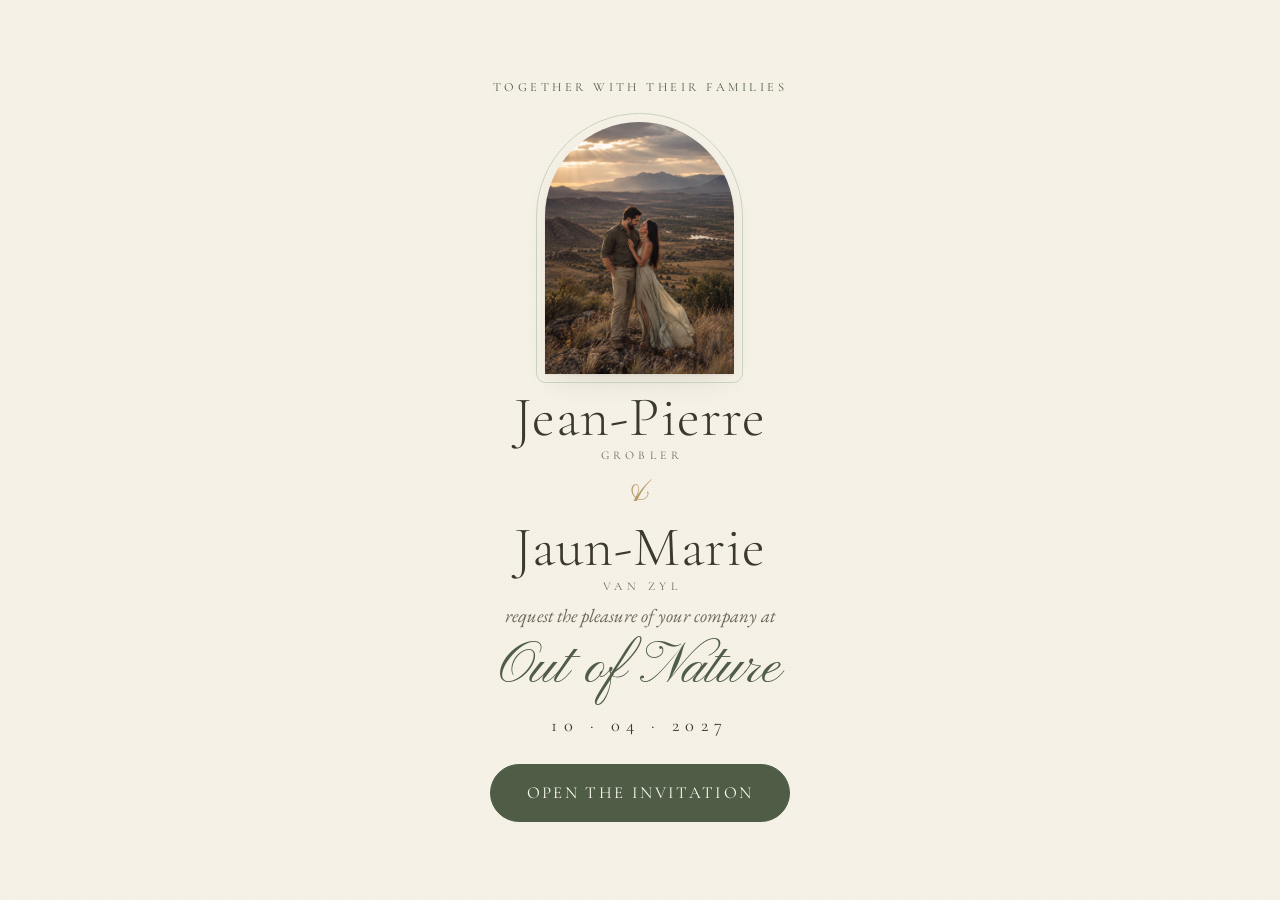
<file: index.html>
<!doctype html>
<html lang="en">
<head>
  <meta charset="utf-8">
  <meta name="viewport" content="width=device-width, initial-scale=1">
  <meta name="robots" content="noindex, nofollow">
  <title>Jean-Pierre &amp; Jaun-Marie · Out of Nature</title>
  <meta name="description" content="Jean-Pierre &amp; Jaun-Marie invite you to celebrate at Out of Nature — 10 April 2027.">
  <meta property="og:title" content="Jean-Pierre &amp; Jaun-Marie — you're invited">
  <meta property="og:description" content="10 April 2027 · 16:00 · Something lovely is happening. Open with care.">
  <meta name="theme-color" content="#f6f1e7">
  <link rel="icon" href="data:image/svg+xml,<svg xmlns='http://www.w3.org/2000/svg' viewBox='0 0 100 100'><text y='.9em' font-size='90'>🌿</text></svg>">
  <link rel="preconnect" href="https://fonts.googleapis.com">
  <link rel="preconnect" href="https://fonts.gstatic.com" crossorigin>
  <link href="https://fonts.googleapis.com/css2?family=Cormorant+Garamond:ital,wght@0,300;0,400;0,500;1,300;1,400&family=EB+Garamond:ital,wght@0,400;0,500;1,400&family=Pinyon+Script&display=swap" rel="stylesheet">
  <link rel="stylesheet" href="css/style.css">
</head>
<body>
  <canvas id="confetti" aria-hidden="true"></canvas>

  <!-- ============ ONE · ARRIVAL ============ -->
  <section id="arrival" class="screen screen--active" aria-label="Welcome">
    <div class="arrival">
      <p class="eyebrow fade" style="--d:0.2s">Together with their families</p>
      <figure class="arch fade" style="--d:0.5s">
        <img id="couplePhoto" alt="The happy couple" src="images/couple-placeholder.svg">
      </figure>
      <h1 class="names names--stack fade" style="--d:0.9s">
        <span class="who"><span data-name="0"></span><small data-surname="0"></small></span>
        <span class="amp">&amp;</span>
        <span class="who"><span data-name="1"></span><small data-surname="1"></small></span>
      </h1>
      <p class="arrival__line fade" style="--d:1.2s">request the pleasure of your company at</p>
      <p class="script fade" style="--d:1.4s" data-fill="venueNickname"></p>
      <p class="date fade" style="--d:1.7s" data-fill="dateShort"></p>
      <button class="btn btn--primary fade" style="--d:2.1s" id="beginBtn">Open the invitation</button>
      <button class="link-btn fade" style="--d:2.4s" id="skipBtn" hidden>Been here before? Skip to the details</button>
    </div>
  </section>

  <!-- ============ TWO · THE GATE ============ -->
  <section id="gate" class="screen" aria-label="A small question">
    <div class="card card--narrow gate">
      <p class="eyebrow">A small formality</p>
      <h2 class="h2" data-fill="gate.question"></h2>
      <div class="gate__arena" id="gateArena">
        <button class="btn btn--primary" id="yesBtn"></button>
        <button class="btn btn--ghost" id="noBtn"></button>
      </div>
      <p class="gate__whisper" id="gateWhisper" aria-live="polite"></p>
    </div>
  </section>

  <!-- ============ THREE · THE QUIZ ============ -->
  <section id="quiz" class="screen" aria-label="A little quiz">
    <div class="quiz">
      <p class="eyebrow">How well do you know them?</p>
      <div class="quiz__progress" aria-hidden="true"><span id="quizBar"></span></div>
      <div id="quizStage" class="quiz__stage" aria-live="polite"></div>
    </div>
  </section>

  <!-- ============ FOUR–SIX · THE REAL STUFF ============ -->
  <div id="main" class="screen screen--scroll" aria-label="Wedding details">
    <nav class="topnav" aria-label="Sections">
      <a href="#details">The Day</a>
      <a href="#rsvp">RSVP</a>
      <a href="scrapbook.html">Scrapbook</a>
    </nav>

    <header class="hero reveal">
      <p class="eyebrow">Welcome in</p>
      <h2 class="names names--small"><span data-name="0"></span> <span class="amp">&amp;</span> <span data-name="1"></span></h2>
      <p class="script" data-fill="venueNickname"></p>
      <div class="countdown" id="countdown" aria-label="Countdown to the wedding"></div>
      <a class="btn btn--primary hero__rsvp" href="#rsvp">RSVP by <span data-fill="rsvpBy"></span></a>
    </header>

    <!-- FOUR · DETAILS -->
    <section id="details" class="block">
      <div class="block__head reveal">
        <p class="eyebrow">The details</p>
        <h2 class="h2">The real stuff</h2>
        <p class="lede">Here's everything you actually need to know. Screenshot it — signal at the venue is between you and the Lord.</p>
      </div>

      <div class="grid3">
        <article class="tile reveal">
          <span class="tile__icon" aria-hidden="true">❦</span>
          <h3>When</h3>
          <p data-fill="dateLong"></p>
          <p class="big" data-fill="time"></p>
          <p class="small">Please arrive by <strong data-fill="arriveBy"></strong>. “Namibian time” is not an accepted excuse on this particular day.</p>
          <p class="small cal">Add to calendar: <a class="link" id="gcalLink" target="_blank" rel="noopener">Google</a> · <a class="link" id="icsLink" download="jean-pierre-and-jaun-marie.ics">iPhone / Outlook</a></p>
        </article>
        <article class="tile reveal">
          <span class="tile__icon" aria-hidden="true">✿</span>
          <h3>Where</h3>
          <p class="tile__venue" data-fill="venue.name"></p>
          <p class="small" data-fill="venue.address"></p>
          <a class="link" id="mapsLink" target="_blank" rel="noopener">Open in Google Maps →</a>
        </article>
        <article class="tile reveal">
          <span class="tile__icon" aria-hidden="true">❧</span>
          <h3>Wear</h3>
          <p class="tile__venue" data-fill="dressCode.title"></p>
          <ul class="small list" id="dressList"></ul>
        </article>
      </div>

      <div class="venue reveal">
        <div class="venue__text">
          <h3 class="h3">About <span data-fill="venueNickname"></span></h3>
          <p data-fill="venue.blurb"></p>
          <h3 class="h3">Getting there</h3>
          <ol class="steps" id="directionsList"></ol>
        </div>
        <div class="venue__map">
          <iframe id="mapFrame" title="Map to the venue" loading="lazy" referrerpolicy="no-referrer-when-downgrade"></iframe>
        </div>
      </div>

      <div class="gallery" id="venueGallery" hidden aria-label="Photos of the venue"></div>
      <p class="gallery__caption" id="venueGalleryCaption"></p>
    </section>

    <!-- FIVE · RSVP -->
    <section id="rsvp" class="block block--tinted">
      <div class="block__head reveal">
        <p class="eyebrow">Kindly reply by <span data-fill="rsvpBy"></span></p>
        <h2 class="h2">Will we see you there?</h2>
        <p class="lede">The caterers need numbers, and the couple needs to know who to be offended by.</p>
      </div>

      <form id="rsvpForm" class="form card reveal" novalidate>
        <label class="field">
          <span>Your name (or names, if you're replying as a team)</span>
          <input name="name" required maxlength="120" autocomplete="name" placeholder="e.g. Tannie Marietjie &amp; Oom Kobus">
        </label>

        <fieldset class="field">
          <legend>Are you coming?</legend>
          <div class="choice-row">
            <label class="choice"><input type="radio" name="attending" value="yes" required><span>Joyfully, yes</span></label>
            <label class="choice"><input type="radio" name="attending" value="no"><span>Sadly, no <em>(we'll discuss this later)</em></span></label>
          </div>
        </fieldset>

        <div class="if-attending" id="ifAttending" hidden>
          <label class="field">
            <span>How many people are you bringing <em>besides yourself</em>?<br><small>Real humans only. Imaginary friends and dogs dine elsewhere.</small></span>
            <select name="plusOnes" id="plusOnes"></select>
          </label>

          <fieldset class="field">
            <legend>Any dietary needs?</legend>
            <div class="checks" id="dietChecks"></div>
            <label class="field field--inline">
              <span>Anything else the kitchen should know?</span>
              <input name="dietOther" maxlength="200" placeholder="Allergies, intolerances, strong opinions about pineapple…">
            </label>
          </fieldset>
        </div>

        <label class="field">
          <span>A note for the couple <small>(optional, but they'll read it on the honeymoon)</small></span>
          <textarea name="note" rows="4" maxlength="1000" placeholder="Advice, blessings, embarrassing stories…"></textarea>
        </label>

        <!-- spam trap: real people never see or fill this -->
        <input class="hp" name="website" tabindex="-1" autocomplete="off" aria-hidden="true">

        <p class="form__error" id="rsvpError" role="alert"></p>
        <button class="btn btn--primary" type="submit" id="rsvpSubmit">Send my RSVP</button>
      </form>

      <div class="card thanks reveal" id="rsvpThanks" hidden>
        <p class="script">Dankie!</p>
        <figure class="snap thanks__photo" id="declinePhoto" hidden><img alt=""><figcaption></figcaption></figure>
        <p id="rsvpThanksText" class="lede"></p>
        <button class="link-btn" id="rsvpAgain">Need to change something? Send another reply</button>
      </div>
    </section>

    <!-- GOOD TO KNOW · order of the day, staying over, gifts -->
    <section id="good-to-know" class="block">
      <div class="block__head reveal">
        <p class="eyebrow">Good to know</p>
        <h2 class="h2">The finer print</h2>
      </div>
      <div class="extras extras--top">
        <article class="card extras__day reveal">
          <h3 class="h3">How the day unfolds</h3>
          <ol class="timeline" id="timeline"></ol>
          <p class="small muted">A rough guide — the bride runs a tight ship, the groom less so.</p>
        </article>
        <div class="extras__side">
          <article class="card reveal">
            <h3 class="h3">Staying over</h3>
            <p data-fill="stay.text"></p>
            <p class="small" data-fill="stay.howToBook"></p>
            <ul class="contact" id="stayContact"></ul>
          </article>
          <article class="card reveal">
            <h3 class="h3">Gifts</h3>
            <p data-fill="gifts.text"></p>
            <p class="small muted"><em data-fill="gifts.small"></em></p>
          </article>
        </div>
      </div>
    </section>

    <!-- SIX · SCRAPBOOK (teaser — the full scrapbook lives on scrapbook.html) -->
    <section id="scrapbook" class="block teaser">
      <div class="teaser__pics reveal" id="teaserPics" aria-hidden="true"></div>
      <div class="block__head reveal">
        <p class="eyebrow">The scrapbook</p>
        <h2 class="h2">Leave your mark</h2>
        <p class="lede">Pin a cheeky photo to the wall or record a 15-second video message, sealed until the honeymoon. There's also a field guide for spotting the couple in the wild.</p>
        <a class="btn btn--primary teaser__btn" href="scrapbook.html">Open the scrapbook</a>
      </div>
    </section>

    <footer class="footer">
      <p class="script" data-fill="venueNickname"></p>
      <p class="small muted">Made with love, a little mischief, and zero help from the couple.</p>
    </footer>
  </div>

  <div class="lightbox" id="lightbox" hidden>
    <button class="lightbox__close" aria-label="Close">×</button>
    <figure><img alt=""><figcaption></figcaption></figure>
  </div>

  <script src="js/config.js"></script>
  <script src="js/confetti.js"></script>
  <script src="js/backend.js"></script>
  <script src="js/common.js"></script>
  <script src="js/app.js"></script>
</body>
</html>
</file>
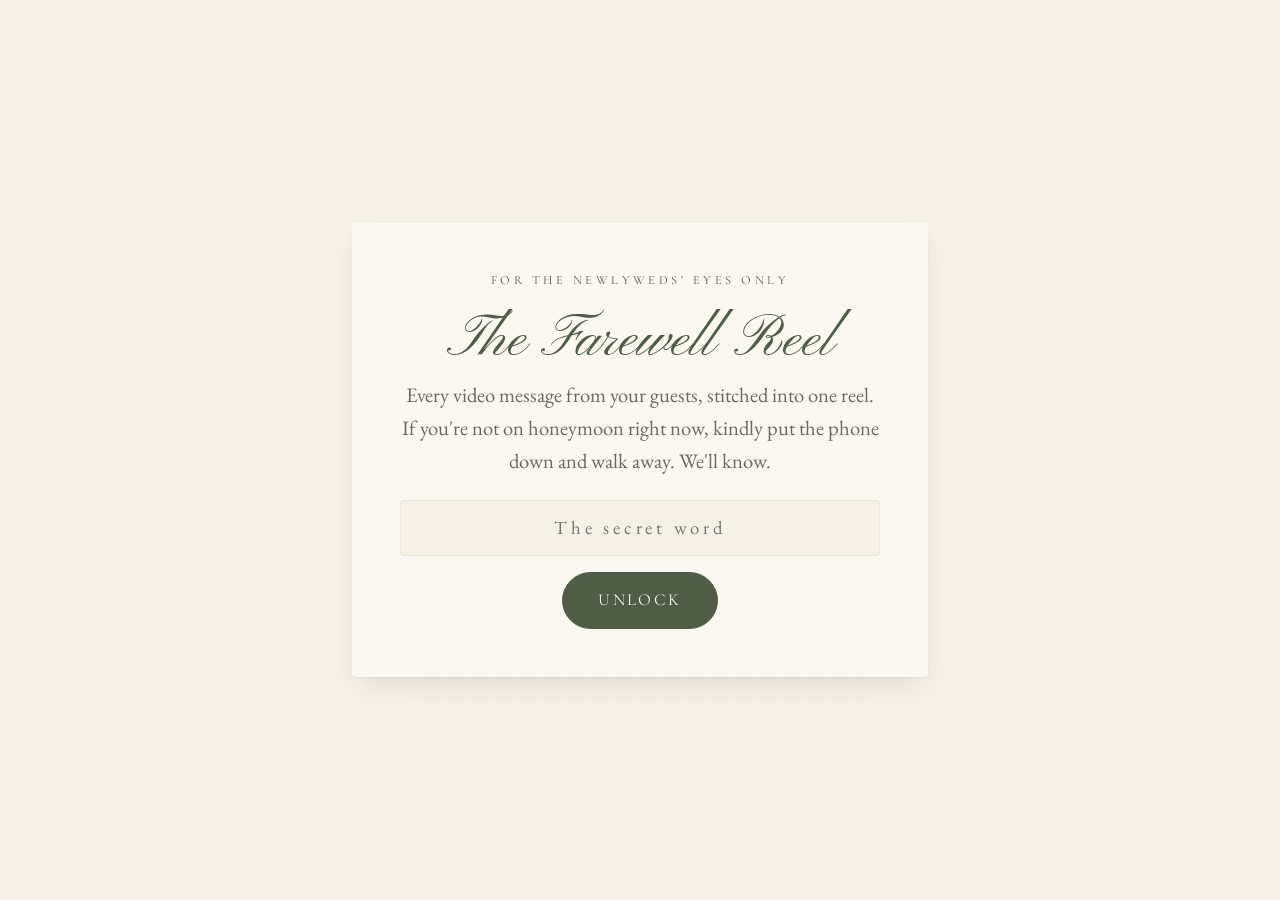
<file: montage.html>
<!doctype html>
<html lang="en">
<head>
  <meta charset="utf-8">
  <meta name="viewport" content="width=device-width, initial-scale=1">
  <meta name="robots" content="noindex, nofollow">
  <title>The Farewell Reel</title>
  <meta name="theme-color" content="#f6f1e7">
  <link rel="icon" href="data:image/svg+xml,<svg xmlns='http://www.w3.org/2000/svg' viewBox='0 0 100 100'><text y='.9em' font-size='90'>🎞</text></svg>">
  <link rel="preconnect" href="https://fonts.googleapis.com">
  <link rel="preconnect" href="https://fonts.gstatic.com" crossorigin>
  <link href="https://fonts.googleapis.com/css2?family=Cormorant+Garamond:ital,wght@0,300;0,400;0,500;1,300;1,400&family=EB+Garamond:ital,wght@0,400;0,500;1,400&family=Pinyon+Script&display=swap" rel="stylesheet">
  <link rel="stylesheet" href="css/style.css">
  <style>
    .reel { width: 100%; max-width: 64rem; text-align: center; }
    .reel canvas { width: 100%; aspect-ratio: 16 / 9; background: var(--paper); box-shadow: var(--shadow); border-radius: var(--radius); display: block; }
    .reel__controls { display: flex; gap: .8rem; justify-content: center; flex-wrap: wrap; margin: 1.6rem 0 .6rem; }
    .reel__status { min-height: 1.6em; font-style: italic; color: var(--ink-soft); }
    .reel__list { list-style: none; padding: 0; margin: 2.5rem auto 0; max-width: 34rem; text-align: left; }
    .reel__list li { display: flex; justify-content: space-between; gap: 1rem; padding: .7rem 0; border-bottom: 1px solid var(--linen); }
    .reel__list button { background: none; border: 0; color: var(--sage-deep); cursor: pointer; font-style: italic; white-space: nowrap; }
    .lock input { text-align: center; letter-spacing: .2em; margin: 1.4rem 0 1rem; }
    .stage-wrap:fullscreen { background: #000; display: grid; place-items: center; }
    .stage-wrap:fullscreen canvas { max-height: 100vh; width: auto; max-width: 100vw; box-shadow: none; border-radius: 0; }
  </style>
</head>
<body>
  <canvas id="confetti" aria-hidden="true"></canvas>

  <section class="screen screen--active" id="lockScreen">
    <form class="card card--narrow lock" id="lockForm">
      <p class="eyebrow">For the newlyweds' eyes only</p>
      <p class="script">The Farewell Reel</p>
      <p class="lede">Every video message from your guests, stitched into one reel. If you're not on honeymoon right now, kindly put the phone down and walk away. We'll know.</p>
      <input type="password" id="pw" autocomplete="off" placeholder="The secret word" aria-label="Password" required>
      <p class="form__error" id="lockError" role="alert"></p>
      <button class="btn btn--primary" id="unlockBtn">Unlock</button>
    </form>
  </section>

  <section class="screen" id="reelScreen">
    <div class="reel">
      <p class="eyebrow">With love from everyone at <span data-fill="venueNickname"></span></p>
      <h1 class="names names--small"><span data-name="0"></span> <span class="amp">&amp;</span> <span data-name="1"></span></h1>
      <div class="stage-wrap" id="stageWrap"><canvas id="stage" width="1280" height="720"></canvas></div>
      <div class="reel__controls">
        <button class="btn btn--primary" id="playBtn">Play the reel</button>
        <button class="btn btn--ghost" id="fullBtn">Full screen</button>
        <button class="btn btn--ghost" id="saveBtn">Save as a video file</button>
      </div>
      <p class="reel__status" id="status" aria-live="polite"></p>
      <ol class="reel__list" id="clipList"></ol>
    </div>
  </section>

  <script src="js/config.js"></script>
  <script src="js/confetti.js"></script>
  <script src="js/backend.js"></script>
  <script src="js/montage.js"></script>
</body>
</html>
</file>
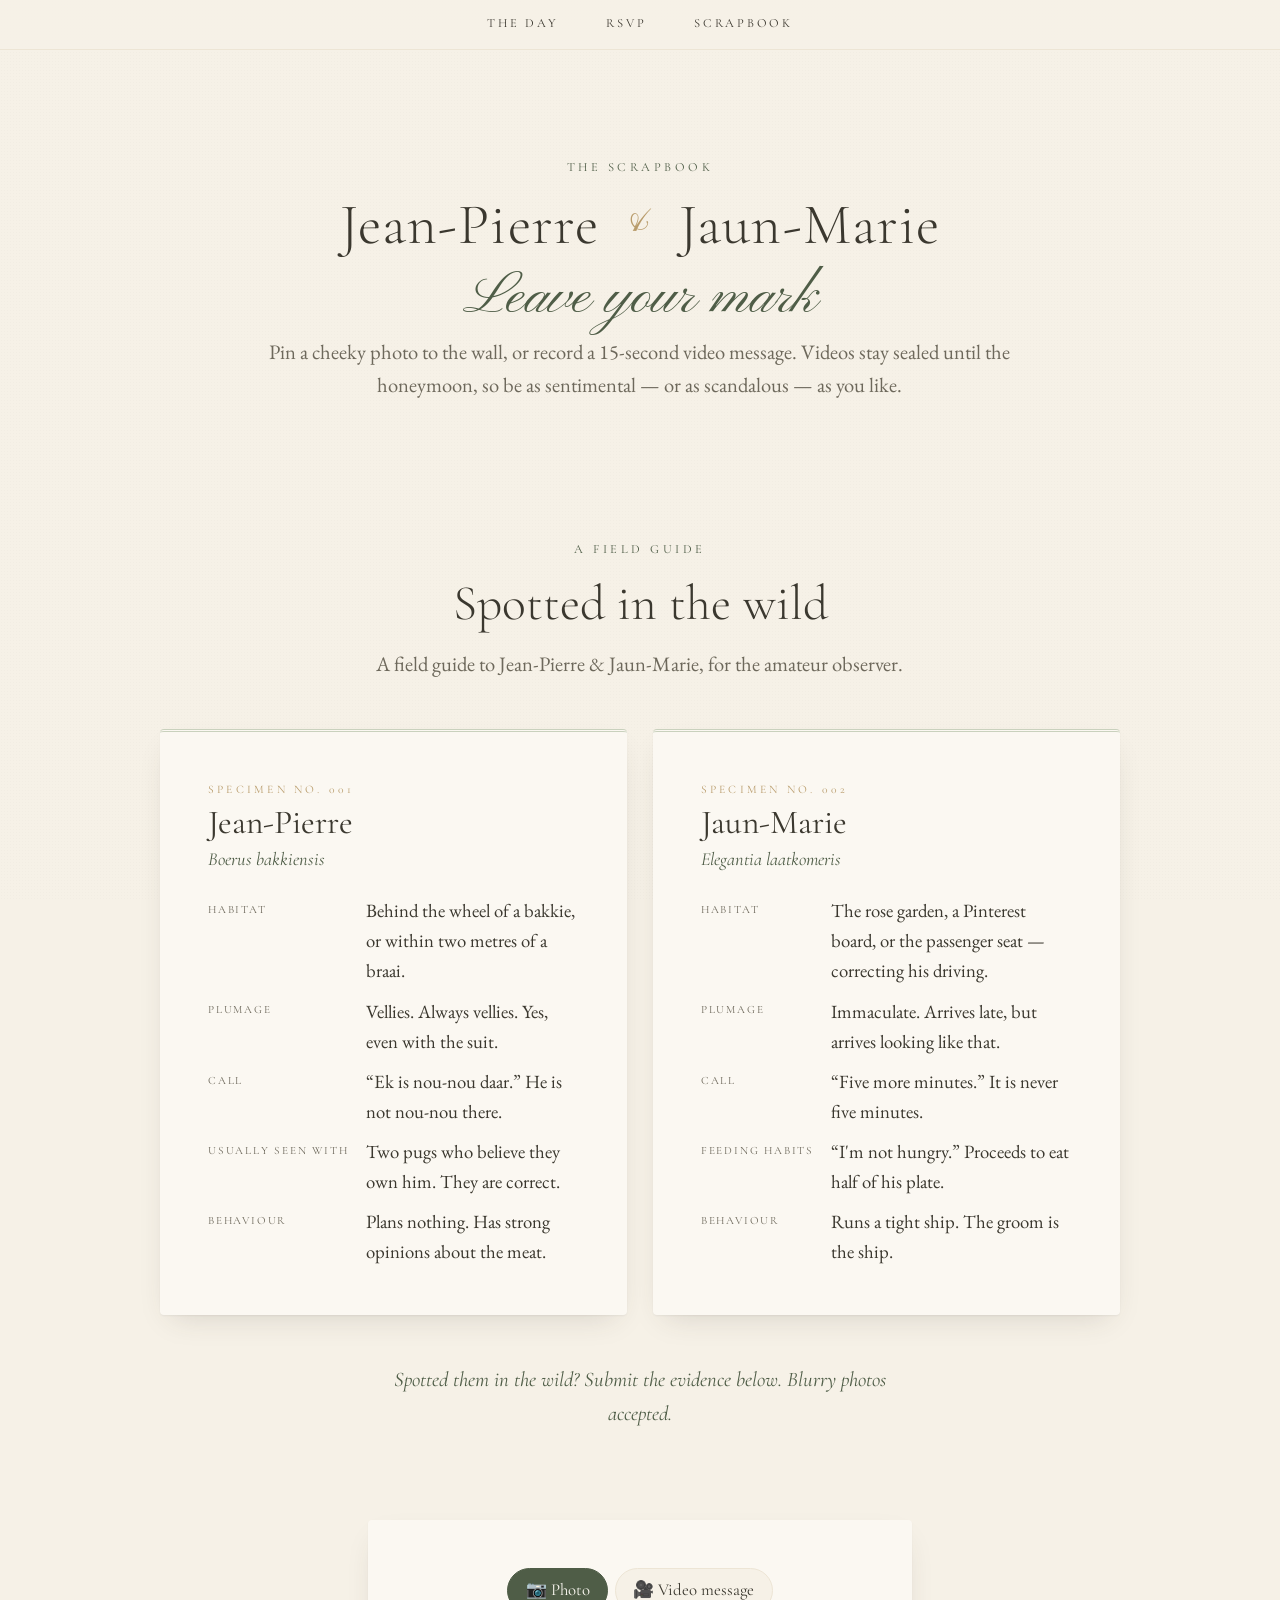
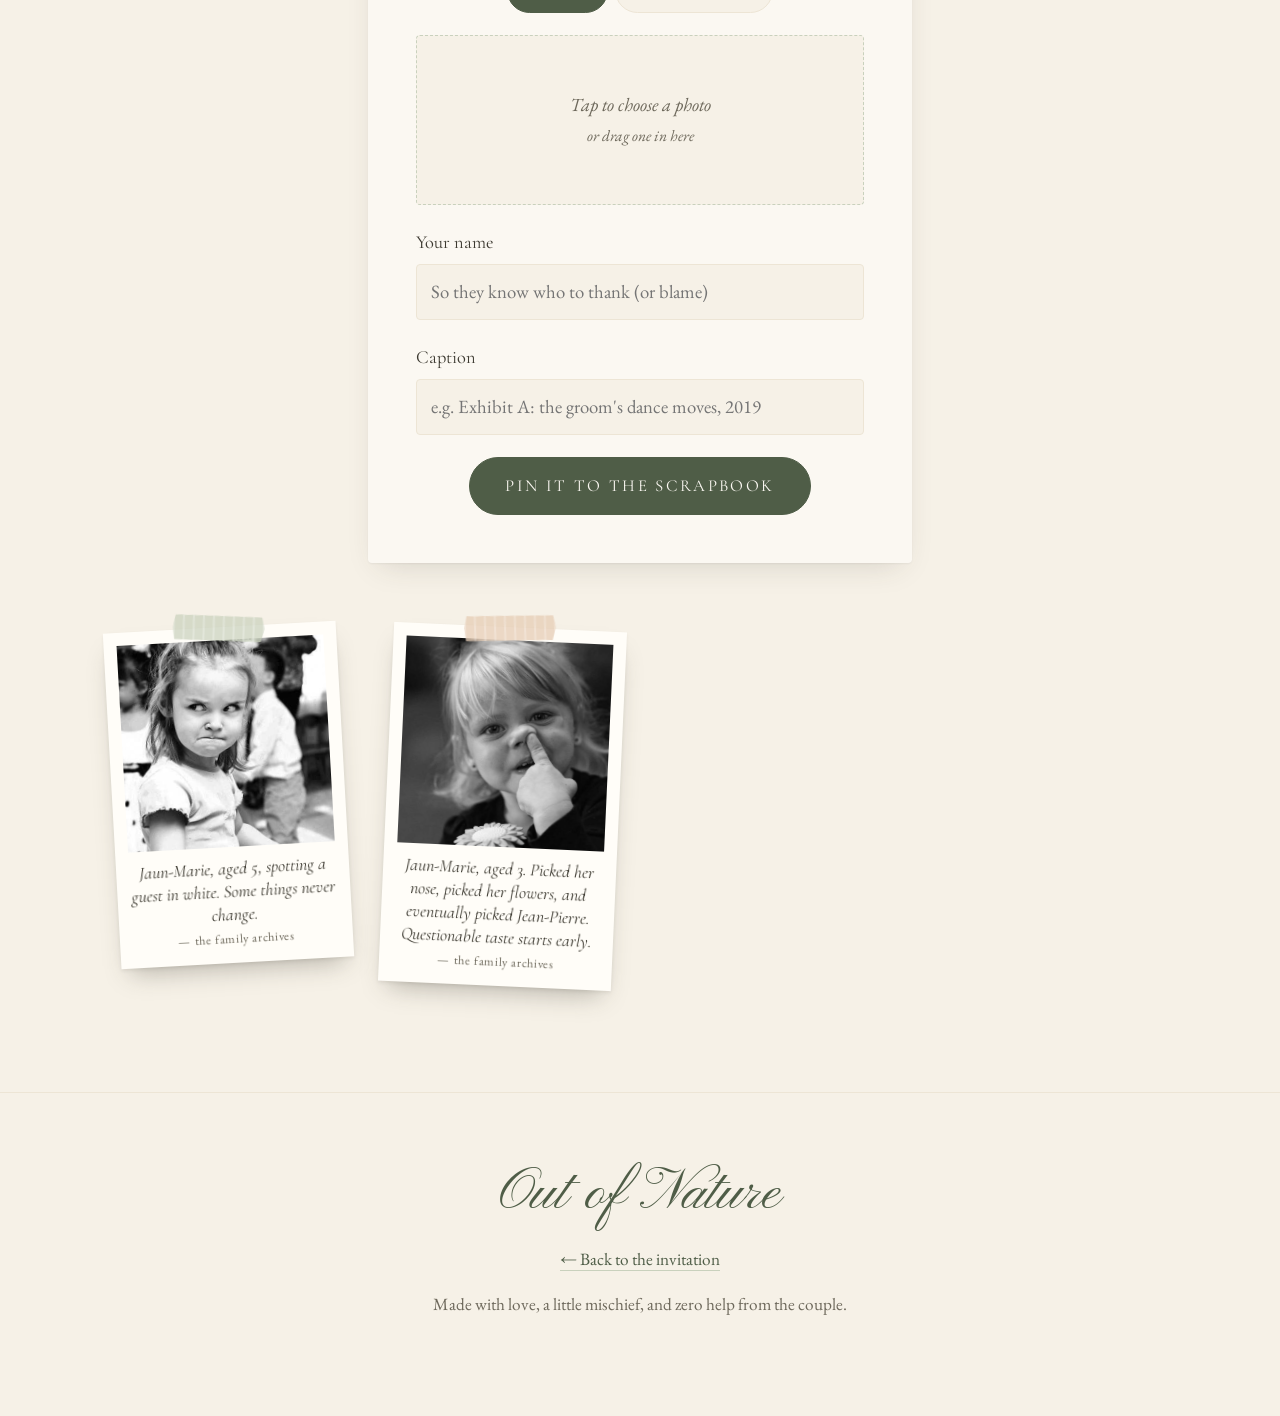
<file: scrapbook.html>
<!doctype html>
<html lang="en">
<head>
  <meta charset="utf-8">
  <meta name="viewport" content="width=device-width, initial-scale=1">
  <meta name="robots" content="noindex, nofollow">
  <title>The Scrapbook · Jean-Pierre &amp; Jaun-Marie</title>
  <meta name="description" content="Pin a cheeky photo or leave a 15-second video message for Jean-Pierre &amp; Jaun-Marie.">
  <meta property="og:title" content="The Scrapbook · Jean-Pierre &amp; Jaun-Marie">
  <meta property="og:description" content="Spotted them in the wild? Submit the evidence.">
  <meta name="theme-color" content="#f6f1e7">
  <link rel="icon" href="data:image/svg+xml,<svg xmlns='http://www.w3.org/2000/svg' viewBox='0 0 100 100'><text y='.9em' font-size='90'>📷</text></svg>">
  <link rel="preconnect" href="https://fonts.googleapis.com">
  <link rel="preconnect" href="https://fonts.gstatic.com" crossorigin>
  <link href="https://fonts.googleapis.com/css2?family=Cormorant+Garamond:ital,wght@0,300;0,400;0,500;1,300;1,400&family=EB+Garamond:ital,wght@0,400;0,500;1,400&family=Pinyon+Script&display=swap" rel="stylesheet">
  <link rel="stylesheet" href="css/style.css">
</head>
<body>
  <canvas id="confetti" aria-hidden="true"></canvas>

  <div class="screen screen--scroll screen--active">
    <nav class="topnav" aria-label="Sections">
      <a href="index.html#details">The Day</a>
      <a href="index.html#rsvp">RSVP</a>
      <a href="#pin">Scrapbook</a>
    </nav>

    <header class="hero">
      <p class="eyebrow fade" style="--d:.1s">The scrapbook</p>
      <h1 class="names names--small fade" style="--d:.3s"><span data-name="0"></span> <span class="amp">&amp;</span> <span data-name="1"></span></h1>
      <p class="script fade" style="--d:.6s">Leave your mark</p>
      <p class="lede fade" style="--d:.9s">Pin a cheeky photo to the wall, or record a 15-second video message. Videos stay sealed until the honeymoon, so be as sentimental — or as scandalous — as you like.</p>
    </header>

    <!-- SPOTTED IN THE WILD -->
    <section class="block" id="spotted">
      <div class="block__head reveal">
        <p class="eyebrow">A field guide</p>
        <h2 class="h2" data-fill="fieldGuide.title"></h2>
        <p class="lede" data-fill="fieldGuide.intro"></p>
      </div>
      <div class="field-guide" id="fieldGuide"></div>
      <p class="field-guide__outro reveal" data-fill="fieldGuide.outro"></p>
    </section>

    <!-- UPLOAD + WALL -->
    <section class="block block--wall" id="pin">
      <form id="uploadForm" class="form card upload reveal" novalidate>
        <div class="tabs" role="tablist">
          <button type="button" role="tab" class="tab tab--on" data-kind="photo" aria-selected="true">📷 Photo</button>
          <button type="button" role="tab" class="tab" data-kind="video" aria-selected="false">🎥 Video message</button>
        </div>

        <label class="drop" id="drop">
          <input type="file" id="fileInput" accept="image/*">
          <span class="drop__text" id="dropText">Tap to choose a photo<br><small>or drag one in here</small></span>
          <span class="drop__preview" id="dropPreview"></span>
        </label>

        <label class="field">
          <span>Your name</span>
          <input name="guestName" required maxlength="80" placeholder="So they know who to thank (or blame)">
        </label>
        <label class="field">
          <span>Caption</span>
          <input name="caption" maxlength="200" placeholder="e.g. Exhibit A: the groom's dance moves, 2019">
        </label>

        <div class="progress" id="uploadProgress" hidden><span></span></div>
        <p class="form__error" id="uploadError" role="alert"></p>
        <p class="form__ok" id="uploadOk" aria-live="polite"></p>
        <button class="btn btn--primary" type="submit" id="uploadSubmit">Pin it to the scrapbook</button>
      </form>

      <p class="sealed" id="sealedCount"></p>
      <div class="wall" id="wall" aria-live="polite"></div>
      <p class="muted small center" id="wallEmpty">The wall is empty. Somebody has to go first — might as well be you.</p>
      <p class="muted small center live-note">New photos appear here by themselves — no need to refresh.</p>
    </section>

    <footer class="footer">
      <p class="script" data-fill="venueNickname"></p>
      <p class="small"><a class="link" href="index.html#details">← Back to the invitation</a></p>
      <p class="small muted">Made with love, a little mischief, and zero help from the couple.</p>
    </footer>
  </div>

  <div class="lightbox" id="lightbox" hidden>
    <button class="lightbox__close" aria-label="Close">×</button>
    <figure><img alt=""><figcaption></figcaption></figure>
  </div>

  <script src="js/config.js"></script>
  <script src="js/confetti.js"></script>
  <script src="js/backend.js"></script>
  <script src="js/common.js"></script>
  <script src="js/scrapbook.js"></script>
</body>
</html>
</file>
<file: css/style.css>
/* =====================================================================
   Out of Nature — warm, earthy, refined.
   Colours live at the top so they're easy to tweak.
   ===================================================================== */
:root {
  --cream: #f6f1e7;
  --paper: #fbf8f2;
  --linen: #ede5d5;
  --sage: #8a9a7b;
  --sage-soft: #c9d1bd;
  --sage-deep: #4f5d47;
  --clay: #b8754f;
  --gold: #b89b6a;
  --ink: #3b382f;
  --ink-soft: #6d685b;
  --shadow: 0 1px 2px rgba(59, 56, 47, .06), 0 12px 30px -12px rgba(59, 56, 47, .18);

  --display: "Cormorant Garamond", "Times New Roman", serif;
  --body: "EB Garamond", Georgia, serif;
  --script: "Pinyon Script", "Cormorant Garamond", cursive;

  --ease: cubic-bezier(.22, .61, .36, 1);
  --radius: 4px;
}

*, *::before, *::after { box-sizing: border-box; }
html { scroll-behavior: smooth; -webkit-text-size-adjust: 100%; }
body {
  margin: 0;
  background: var(--cream);
  color: var(--ink);
  font-family: var(--body);
  font-size: clamp(17px, 1.05rem + .15vw, 19px);
  line-height: 1.6;
  -webkit-font-smoothing: antialiased;
  overflow-x: hidden;
}
/* a whisper of paper grain */
body::before {
  content: ""; position: fixed; inset: 0; pointer-events: none; z-index: 0; opacity: .35;
  background-image: radial-gradient(rgba(79, 93, 71, .05) 1px, transparent 1px);
  background-size: 3px 3px;
}
img { max-width: 100%; display: block; }
button, input, select, textarea { font: inherit; color: inherit; }
[hidden] { display: none !important; }

/* ---------- type ---------- */
.eyebrow {
  font-family: var(--display); text-transform: uppercase; letter-spacing: .28em;
  font-size: .78rem; color: var(--sage-deep); margin: 0 0 1rem;
}
.h2 { font-family: var(--display); font-weight: 300; font-size: clamp(2rem, 1.4rem + 2.6vw, 3.1rem); line-height: 1.12; margin: 0 0 1rem; }
.h3 { font-family: var(--display); font-weight: 500; font-size: 1.5rem; margin: 2rem 0 .6rem; }
.lede { font-size: 1.1em; color: var(--ink-soft); max-width: 36em; margin: 0 auto; }
.script { font-family: var(--script); font-size: clamp(2.4rem, 1.8rem + 2.5vw, 3.6rem); color: var(--sage-deep); margin: .2rem 0; line-height: 1.2; }
.small { font-size: .92em; }
.muted { color: var(--ink-soft); }
.center { text-align: center; }
.big { font-family: var(--display); font-size: 2.6rem; font-weight: 300; margin: .2rem 0; letter-spacing: .04em; }
.names {
  font-family: var(--display); font-weight: 300; font-size: clamp(2.8rem, 2rem + 4vw, 4.8rem);
  line-height: 1; margin: 1.2rem 0 .6rem; letter-spacing: .02em;
}
.names .amp { font-family: var(--script); color: var(--gold); font-size: .8em; padding: 0 .15em; }
.names--small { font-size: clamp(2.2rem, 1.6rem + 3vw, 3.6rem); display: flex; flex-wrap: wrap; justify-content: center; column-gap: .25em; }
@media (max-width: 640px) { .names--small { flex-direction: column; align-items: center; row-gap: .05em; } .names--small .amp { line-height: .9; } }
/* opening screen: classic invitation stack — name, surname in small caps, ampersand, name… */
.names--stack { display: flex; flex-direction: column; align-items: center; gap: .15em; font-size: clamp(2.3rem, 1.6rem + 2.6vw, 3.5rem); margin: .9rem 0 .5rem; }
.names--stack .amp { padding: 0; line-height: .9; }
.who { display: flex; flex-direction: column; align-items: center; }
.who small {
  font-family: var(--display); font-size: .74rem; letter-spacing: .38em; text-transform: uppercase;
  color: var(--ink-soft); margin-top: .35rem; padding-left: .38em; font-weight: 400;
}
.date { font-family: var(--display); letter-spacing: .35em; font-size: 1.15rem; margin: .3rem 0 1.5rem; }
.link { color: var(--sage-deep); text-decoration: none; border-bottom: 1px solid var(--sage-soft); }
.link:hover { border-color: var(--sage-deep); }

/* ---------- buttons ---------- */
.btn {
  border: 1px solid var(--sage-deep); background: transparent; color: var(--sage-deep);
  padding: .85em 2.1em; border-radius: 999px; cursor: pointer;
  font-family: var(--display); font-size: 1.05rem; letter-spacing: .14em; text-transform: uppercase;
  transition: background .4s var(--ease), color .4s var(--ease), transform .4s var(--ease), box-shadow .4s var(--ease);
}
.btn--primary { background: var(--sage-deep); color: var(--paper); }
.btn--primary:hover { background: #3f4b39; transform: translateY(-1px); box-shadow: var(--shadow); }
.btn--ghost:hover { background: var(--linen); }
.btn:disabled { opacity: .55; cursor: progress; }
.btn:focus-visible, .link-btn:focus-visible, .tab:focus-visible { outline: 2px solid var(--gold); outline-offset: 3px; }
.link-btn {
  background: none; border: 0; cursor: pointer; color: var(--ink-soft);
  font-style: italic; margin-top: 1.2rem; border-bottom: 1px solid transparent; padding: 0;
}
.link-btn:hover { color: var(--sage-deep); border-color: var(--sage-soft); }

/* ---------- screens & transitions ---------- */
.screen {
  position: relative; z-index: 1; display: none; min-height: 100vh; min-height: 100svh;
  padding: 2rem 16px; align-items: center; justify-content: center;
}
.screen--active { display: flex; animation: screenIn 1s var(--ease) both; }
.screen--scroll.screen--active { display: block; padding: 0; }
.screen--leaving { display: flex; animation: screenOut .7s var(--ease) both; }
@keyframes screenIn { from { opacity: 0; transform: translateY(14px); } to { opacity: 1; transform: none; } }
@keyframes screenOut { to { opacity: 0; transform: translateY(-14px); } }

.fade { opacity: 0; animation: fadeUp 1.4s var(--ease) forwards; animation-delay: var(--d, 0s); }
@keyframes fadeUp { from { opacity: 0; transform: translateY(12px); } to { opacity: 1; transform: none; } }

.reveal { opacity: 0; transform: translateY(28px); transition: opacity 1.1s var(--ease), transform 1.1s var(--ease); }
.reveal.is-in { opacity: 1; transform: none; }

/* ---------- one · arrival ---------- */
#arrival { padding-top: 1.2rem; padding-bottom: 1.2rem; }
.arrival { text-align: center; max-width: 34rem; display: flex; flex-direction: column; align-items: center; }
.arch {
  margin: .5rem 0 0; width: min(60vw, 240px, 21vh); width: min(60vw, 240px, 21svh); aspect-ratio: 3 / 4;
  border-radius: 999px 999px 6px 6px; overflow: hidden; position: relative;
  box-shadow: var(--shadow); background: var(--linen);
  outline: 1px solid var(--sage-soft); outline-offset: 8px;
}
.arch img { width: 100%; height: 100%; object-fit: cover; }
.arrival__line { font-style: italic; color: var(--ink-soft); margin: 0; }

/* ---------- cards ---------- */
.card {
  background: var(--paper); border-radius: var(--radius); box-shadow: var(--shadow);
  padding: clamp(1.6rem, 4vw, 3rem); position: relative;
}
.card--narrow { max-width: 36rem; width: 100%; text-align: center; }

/* ---------- two · gate ---------- */
.gate__arena {
  position: relative; height: 210px; margin-top: 1.5rem;
  display: flex; align-items: center; justify-content: center; gap: 1.2rem; flex-wrap: wrap;
}
#yesBtn { transition: transform .5s var(--ease), background .4s; z-index: 2; }
#noBtn { transition: left .35s var(--ease), top .35s var(--ease), transform .35s var(--ease); z-index: 1; white-space: nowrap; }
#noBtn.is-loose { position: absolute; }
.gate__whisper { min-height: 1.6em; font-style: italic; color: var(--clay); margin: .5rem 0 0; }

/* ---------- three · quiz ---------- */
.quiz { width: 100%; max-width: 36rem; text-align: center; }
.quiz__progress { height: 2px; background: var(--linen); margin: 0 auto 2rem; max-width: 14rem; border-radius: 2px; overflow: hidden; }
.quiz__progress span { display: block; height: 100%; width: 0; background: var(--sage); transition: width .8s var(--ease); }
.quiz__stage { position: relative; }
.qcard { animation: cardIn .8s var(--ease) both; }
.qcard.is-out { animation: cardOut .5s var(--ease) both; }
@keyframes cardIn { from { opacity: 0; transform: translateX(40px) rotate(1.5deg); } to { opacity: 1; transform: none; } }
@keyframes cardOut { to { opacity: 0; transform: translateX(-40px) rotate(-1.5deg); } }
.qcard__num { font-family: var(--display); color: var(--gold); letter-spacing: .2em; font-size: .9rem; text-transform: uppercase; }
.qcard h3 { font-family: var(--display); font-weight: 400; font-size: clamp(1.6rem, 1.3rem + 1.4vw, 2.1rem); line-height: 1.2; margin: .4rem 0 1.6rem; }
.options { display: grid; gap: .7rem; }
.options--pair { grid-template-columns: 1fr 1fr; }
.options--pair .option { text-align: center; }
.options--pair .option:hover:not(:disabled) { transform: translateY(-2px); }
.option {
  text-align: left; background: var(--cream); border: 1px solid var(--linen); border-radius: var(--radius);
  padding: .85rem 1.1rem; cursor: pointer; transition: border-color .3s, background .3s, transform .3s var(--ease);
}
.option:hover:not(:disabled) { border-color: var(--sage); transform: translateX(3px); }
.option.is-right { background: #e6ecdf; border-color: var(--sage); }
.option.is-wrong { background: #f4e4da; border-color: #dcb59e; text-decoration: line-through; color: var(--ink-soft); }
.option:disabled { cursor: default; }
.snap.qcard__photo img { object-position: 50% 50%; }
.snap.thanks__photo { width: min(170px, 50%); margin: 1.2rem auto 1.4rem; padding: .55rem .55rem .7rem; cursor: default; --tilt: 3deg; }
.snap.thanks__photo img { object-position: 50% 45%; }
.thanks__photo figcaption { font-size: .95rem; margin-top: .45rem; }
.thanks__photo:hover { transform: rotate(var(--tilt)); }
.snap.qcard__photo { width: min(160px, 46%); margin: 1.6rem auto 0; padding: .55rem .55rem .7rem; cursor: default; }
.qcard__photo figcaption { font-size: .95rem; margin-top: .45rem; }
.qcard__photo:hover { transform: rotate(var(--tilt)); }
.qcard__reply { min-height: 3.2em; margin: 1.2rem 0 0; font-style: italic; color: var(--sage-deep); }
.qcard__reply.is-tease { color: var(--clay); }
.shake { animation: shake .45s; }
@keyframes shake { 20%, 60% { transform: translateX(-6px) rotate(-.6deg); } 40%, 80% { transform: translateX(6px) rotate(.6deg); } }
.verdict .script { font-size: 3.4rem; }

/* ---------- main (four–six) ---------- */
.topnav {
  position: sticky; top: 0; z-index: 20; display: flex; justify-content: center; gap: clamp(1rem, 5vw, 3rem);
  padding: .9rem 16px; background: rgba(246, 241, 231, .88); backdrop-filter: blur(8px);
  -webkit-backdrop-filter: blur(8px); border-bottom: 1px solid var(--linen);
}
.topnav a {
  font-family: var(--display); text-transform: uppercase; letter-spacing: .22em; font-size: .78rem;
  color: var(--ink); text-decoration: none;
}
.topnav a:hover { color: var(--sage-deep); }
.hero { text-align: center; padding: clamp(4rem, 12vh, 8rem) 16px 3rem; }
.countdown { display: flex; justify-content: center; gap: clamp(1rem, 5vw, 2.6rem); margin-top: 2rem; }
.countdown div { display: flex; flex-direction: column; align-items: center; }
.countdown b { font-family: var(--display); font-weight: 300; font-size: clamp(2rem, 1.6rem + 2vw, 3rem); line-height: 1; }
.countdown span { font-family: var(--display); text-transform: uppercase; letter-spacing: .2em; font-size: .7rem; color: var(--ink-soft); margin-top: .4rem; }

.block { padding: clamp(4rem, 10vh, 7rem) 16px; max-width: 70rem; margin: 0 auto; }
.block--tinted { max-width: none; background: linear-gradient(var(--linen), var(--cream)); }
.block--tinted > * { max-width: 44rem; margin-left: auto; margin-right: auto; }
.block__head { text-align: center; margin-bottom: 3rem; }

.grid3 { display: grid; gap: 1.4rem; grid-template-columns: repeat(auto-fit, minmax(240px, 1fr)); }
.tile { background: var(--paper); padding: 2.2rem 1.6rem; text-align: center; border-radius: var(--radius); box-shadow: var(--shadow); }
.tile:nth-child(2) { transition-delay: .12s; }
.tile:nth-child(3) { transition-delay: .24s; }
.tile h3 { font-family: var(--display); font-weight: 400; text-transform: uppercase; letter-spacing: .3em; font-size: .9rem; color: var(--sage-deep); margin: .6rem 0 1rem; }
.tile p { margin: .3rem 0; }
.tile__icon { color: var(--gold); font-size: 1.6rem; }
.tile__venue { font-family: var(--display); font-size: 1.35rem; }
.list { text-align: left; padding-left: 1.1rem; margin: .8rem 0 0; }
.list li { margin-bottom: .4rem; }

.venue { display: grid; gap: 2.5rem; grid-template-columns: 1fr; margin-top: 4rem; align-items: start; }
@media (min-width: 860px) { .venue { grid-template-columns: 1.1fr 1fr; } }
.venue__map iframe { width: 100%; aspect-ratio: 4 / 3; border: 0; border-radius: var(--radius); box-shadow: var(--shadow); filter: sepia(.25) saturate(.8); }
.cal { margin-top: 1rem !important; color: var(--ink-soft); }
.gallery { display: grid; grid-template-columns: repeat(3, 1fr); gap: clamp(.5rem, 2vw, 1rem); max-width: 820px; margin: 4rem auto 0; animation: fadeUp 1.2s var(--ease) both; }
.gallery .gallery__wide { grid-column: 1 / -1; aspect-ratio: 16 / 8; cursor: zoom-in; }
.gallery__caption { text-align: center; font-family: var(--display); font-style: italic; color: var(--ink-soft); margin: 2.4rem 0 0; font-size: 1.1rem; }
.gallery__caption:empty { display: none; }
.gallery figure { margin: 0; overflow: hidden; border-radius: var(--radius); box-shadow: var(--shadow); cursor: zoom-in; aspect-ratio: 4 / 5; }
.gallery figure:nth-child(3) { transform: translateY(1rem); }
.gallery img { width: 100%; height: 100%; object-fit: cover; filter: saturate(.9) sepia(.08); transition: transform 1.2s var(--ease); }
.gallery figure:hover img { transform: scale(1.04); }
.extras { display: grid; gap: 1.4rem; margin-top: 5rem; align-items: start; }
.extras--top { margin-top: 0; }
.hero__rsvp { display: inline-block; margin-top: 2.4rem; text-decoration: none; }
section[id], .block[id] { scroll-margin-top: 4rem; } /* so the sticky menu doesn't cover headings */
@media (min-width: 860px) { .extras { grid-template-columns: 1.15fr 1fr; } }
.extras__side { display: grid; gap: 1.4rem; }
.extras .h3 { margin-top: 0; }
.extras__side .card:nth-child(2) { transition-delay: .12s; }
.contact { list-style: none; padding: 0; margin: .4rem 0 0; display: grid; gap: .35rem; font-size: .95em; }
.contact li { display: grid; grid-template-columns: 5rem 1fr; gap: .5rem; align-items: baseline; }
.contact span { font-family: var(--display); text-transform: uppercase; letter-spacing: .1em; font-size: .7rem; color: var(--ink-soft); }
.contact a { justify-self: start; }
@media (max-width: 400px) { .contact a { font-size: .94em; } }
.timeline { list-style: none; padding: 0; margin: 1.4rem 0 1.2rem; position: relative; }
.timeline::before { content: ""; position: absolute; left: 4.1rem; top: .6rem; bottom: .6rem; width: 1px; background: var(--sage-soft); }
.timeline li { display: grid; grid-template-columns: 3.4rem 1fr; gap: 1.4rem; padding: .55rem 0; position: relative; }
.timeline li::before { content: ""; position: absolute; left: calc(4.1rem - 4px); top: 1.05rem; width: 9px; height: 9px; border-radius: 50%; background: var(--paper); border: 1px solid var(--gold); }
.timeline time { font-family: var(--display); font-size: 1.25rem; color: var(--sage-deep); text-align: right; line-height: 1.5; }
.timeline strong { display: block; font-weight: 500; }
.timeline span { display: block; color: var(--ink-soft); font-style: italic; font-size: .92em; }
.timeline span:empty { display: none; }
.steps { padding-left: 1.3rem; }
.steps li { margin-bottom: .6rem; }
.steps li::marker { color: var(--gold); font-family: var(--display); }

/* ---------- forms ---------- */
.form { display: grid; gap: 1.4rem; }
.field { display: grid; gap: .45rem; border: 0; padding: 0; margin: 0; min-width: 0; }
.field > span, .field legend { font-family: var(--display); font-size: 1.15rem; padding: 0; }
.field small { color: var(--ink-soft); font-family: var(--body); font-size: .85rem; }
.field--inline { margin-top: 1rem; }
.field--inline > span { font-size: 1rem; }
input:not([type=radio]):not([type=checkbox]):not([type=file]), select, textarea {
  width: 100%; background: var(--cream); border: 1px solid var(--linen); border-radius: var(--radius);
  padding: .75rem .9rem; transition: border-color .3s, box-shadow .3s;
}
input:focus, select:focus, textarea:focus { outline: none; border-color: var(--sage); box-shadow: 0 0 0 3px rgba(138, 154, 123, .2); }
textarea { resize: vertical; }
.choice-row { display: grid; gap: .7rem; grid-template-columns: repeat(auto-fit, minmax(190px, 1fr)); margin-top: .5rem; }
.choice { position: relative; cursor: pointer; }
.choice input { position: absolute; opacity: 0; }
.choice span {
  display: block; text-align: center; padding: 1rem; border: 1px solid var(--linen); border-radius: var(--radius);
  background: var(--cream); transition: all .3s var(--ease);
}
.choice em { display: block; font-size: .8em; color: var(--ink-soft); }
.choice input:checked + span { border-color: var(--sage-deep); background: #e6ecdf; box-shadow: inset 0 0 0 1px var(--sage-deep); }
.choice input:focus-visible + span { outline: 2px solid var(--gold); outline-offset: 2px; }
.checks { display: grid; gap: .55rem; margin-top: .5rem; }
.check { display: flex; gap: .7rem; align-items: flex-start; cursor: pointer; }
.check input { accent-color: var(--sage-deep); width: 1.1rem; height: 1.1rem; margin-top: .3rem; flex: none; }
.form__error { color: #a24c2c; margin: 0; min-height: 0; font-style: italic; }
.form__error:empty, .form__ok:empty { display: none; }
.form__ok { color: var(--sage-deep); margin: 0; font-style: italic; }
.form .btn { justify-self: center; }
.hp { position: absolute; left: -9999px; width: 1px; height: 1px; opacity: 0; }
.thanks { text-align: center; }
.demo-note { font-size: .8rem; color: var(--clay); margin-top: .8rem; font-style: italic; }

/* ---------- six · scrapbook ---------- */
.upload { max-width: 34rem; margin: 0 auto; }
.tabs { display: flex; gap: .4rem; justify-content: center; }
.tab {
  border: 1px solid var(--linen); background: var(--cream); padding: .5rem 1.1rem; border-radius: 999px; cursor: pointer;
  font-family: var(--display); font-size: 1.05rem; transition: all .3s;
}
.tab--on { background: var(--sage-deep); color: var(--paper); border-color: var(--sage-deep); }
.drop {
  display: grid; place-items: center; min-height: 170px; border: 1.5px dashed var(--sage-soft);
  border-radius: var(--radius); background: var(--cream); cursor: pointer; text-align: center; padding: 1rem;
  position: relative; overflow: hidden; transition: border-color .3s, background .3s;
}
.drop:hover, .drop.is-over { border-color: var(--sage); background: #eef0e6; }
.drop input { position: absolute; inset: 0; opacity: 0; cursor: pointer; }
.drop__text { color: var(--ink-soft); font-style: italic; }
.drop__preview:empty { display: none; }
.drop__preview img, .drop__preview video { max-height: 220px; border-radius: 3px; margin: 0 auto; }
.drop.has-file .drop__text { display: none; }
.progress { height: 4px; background: var(--linen); border-radius: 4px; overflow: hidden; }
.progress span { display: block; height: 100%; width: 0; background: var(--sage); transition: width .3s; }

.sealed { text-align: center; font-style: italic; color: var(--ink-soft); margin: 3rem 0 0; }
.sealed:empty { display: none; }
.wall {
  margin-top: 3rem; display: grid; gap: clamp(1.4rem, 4vw, 2.6rem);
  grid-template-columns: repeat(auto-fill, minmax(clamp(130px, 30vw, 220px), 1fr)); padding: 1rem clamp(0px, 2vw, 1rem); align-items: start;
}
.snap {
  --tilt: 0deg;
  background: #fffdf8; padding: .8rem .8rem 1rem; margin: 0; position: relative; cursor: zoom-in;
  transform: rotate(var(--tilt));
  box-shadow: 0 2px 3px rgba(59, 56, 47, .08), 0 14px 24px -10px rgba(59, 56, 47, .35);
  transition: transform .5s var(--ease), box-shadow .5s var(--ease);
  animation: land .9s var(--ease) both; animation-delay: var(--delay, 0s);
}
.snap:hover { transform: rotate(0deg) scale(1.03); z-index: 2; box-shadow: 0 4px 6px rgba(59, 56, 47, .1), 0 24px 40px -14px rgba(59, 56, 47, .4); }
@keyframes land {
  from { opacity: 0; transform: translateY(-40px) rotate(calc(var(--tilt) * -3)) scale(1.08); }
  to { opacity: 1; transform: rotate(var(--tilt)); }
}
/* washi tape */
.snap::before {
  content: ""; position: absolute; top: -12px; left: 50%; width: 92px; height: 26px;
  transform: translateX(-50%) rotate(var(--tape, -4deg));
  background: linear-gradient(90deg, rgba(255,255,255,.25) 0 2px, transparent 2px 10px) ,
              rgba(201, 209, 189, .72);
  background-size: 10px 100%, auto;
  box-shadow: 0 1px 2px rgba(59, 56, 47, .12);
  clip-path: polygon(3% 0, 97% 4%, 100% 50%, 96% 100%, 2% 96%, 0 48%);
}
.snap:nth-child(3n+2)::before { background-color: rgba(230, 205, 180, .75); }
.snap:nth-child(3n)::before { background-color: rgba(214, 196, 150, .7); }
.snap img { width: 100%; aspect-ratio: 1; object-fit: cover; object-position: 50% 28%; background: var(--linen); }  /* crop from near the top: faces live there */
.snap figcaption { font-family: var(--display); font-style: italic; font-size: 1.1rem; line-height: 1.3; margin-top: .7rem; text-align: center; }
.snap figcaption small { display: block; font-family: var(--body); font-style: normal; font-size: .78rem; color: var(--ink-soft); margin-top: .25rem; letter-spacing: .05em; }
.snap--sealed { cursor: default; background: #f3ead9; }
.snap--sealed .envelope {
  aspect-ratio: 1; display: grid; place-items: center; text-align: center; color: var(--sage-deep);
  background:
    linear-gradient(to bottom right, transparent 49.5%, rgba(184, 155, 106, .25) 50%, transparent 50.5%),
    linear-gradient(to bottom left, transparent 49.5%, rgba(184, 155, 106, .25) 50%, transparent 50.5%),
    #efe3cc;
  font-family: var(--display); font-size: 1.1rem; padding: 1rem;
}
.envelope b { display: block; font-size: 2.2rem; color: var(--clay); }

/* ---------- invitation: scrapbook teaser ---------- */
.teaser { text-align: center; }
.teaser__pics { display: flex; justify-content: center; margin-bottom: 2.4rem; padding-top: 1rem; }
.teaser__pics .snap { width: min(150px, 38vw); padding: .5rem .5rem .9rem; cursor: default; animation: none; }
.teaser__pics .snap + .snap { margin-left: -1.6rem; margin-top: 1.2rem; }
.teaser__pics .snap:hover { transform: rotate(var(--tilt)); }
.teaser__btn { display: inline-block; margin-top: 2rem; text-decoration: none; }

/* ---------- scrapbook page: field guide ---------- */
.field-guide { display: grid; gap: 1.6rem; grid-template-columns: repeat(auto-fit, minmax(min(300px, 100%), 1fr)); max-width: 60rem; margin: 0 auto; }
.field-guide .card:nth-child(2) { transition-delay: .15s; }
.specimen { position: relative; border-top: 3px double var(--sage-soft); }
.specimen__no { font-family: var(--display); text-transform: uppercase; letter-spacing: .28em; font-size: .72rem; color: var(--gold); margin: 0; }
.specimen__name { font-family: var(--display); font-weight: 400; font-size: 2.1rem; margin: .4rem 0 0; line-height: 1.1; }
.specimen__latin { font-family: var(--display); font-style: italic; color: var(--sage-deep); font-size: 1.15rem; margin: .2rem 0 1.4rem; }
.specimen__facts { margin: 0; display: grid; grid-template-columns: max-content 1fr; gap: .65rem 1.1rem; }
.specimen__facts dt { font-family: var(--display); text-transform: uppercase; letter-spacing: .16em; font-size: .7rem; color: var(--ink-soft); padding-top: .3rem; }
.specimen__facts dd { margin: 0; }
@media (max-width: 420px) {
  .specimen__facts { grid-template-columns: 1fr; gap: .1rem; }
  .specimen__facts dd { margin-bottom: .6rem; }
}
.field-guide__outro { text-align: center; font-family: var(--display); font-style: italic; font-size: 1.3rem; color: var(--sage-deep); margin: 3rem auto 0; max-width: 32rem; }
.block--wall { padding-top: 0; }
.live-note { margin-top: 2.5rem; }

/* ---------- lightbox ---------- */
.lightbox {
  position: fixed; inset: 0; z-index: 50; background: rgba(40, 38, 32, .82); display: grid; place-items: center;
  padding: 16px; animation: screenIn .4s var(--ease);
}
.lightbox figure { margin: 0; background: #fffdf8; padding: 1rem 1rem 1.2rem; max-width: min(92vw, 900px); box-shadow: 0 30px 60px rgba(0,0,0,.4); }
.lightbox img { max-height: 76vh; margin: 0 auto; }
.lightbox figcaption { font-family: var(--display); font-style: italic; font-size: 1.3rem; text-align: center; margin-top: .8rem; }
.lightbox__close { position: absolute; top: 12px; right: 16px; background: none; border: 0; color: var(--paper); font-size: 2.4rem; cursor: pointer; line-height: 1; }

.footer { text-align: center; padding: 4rem 16px 5rem; border-top: 1px solid var(--linen); }

/* ---------- confetti canvas ---------- */
#confetti { position: fixed; inset: 0; width: 100%; height: 100%; pointer-events: none; z-index: 60; }

/* ---------- gentle on motion-sensitive folks ---------- */
@media (prefers-reduced-motion: reduce) {
  *, *::before, *::after { animation-duration: .01ms !important; animation-delay: 0s !important; transition-duration: .01ms !important; }
  .reveal, .fade { opacity: 1; transform: none; }
  html { scroll-behavior: auto; }
}
</file>
